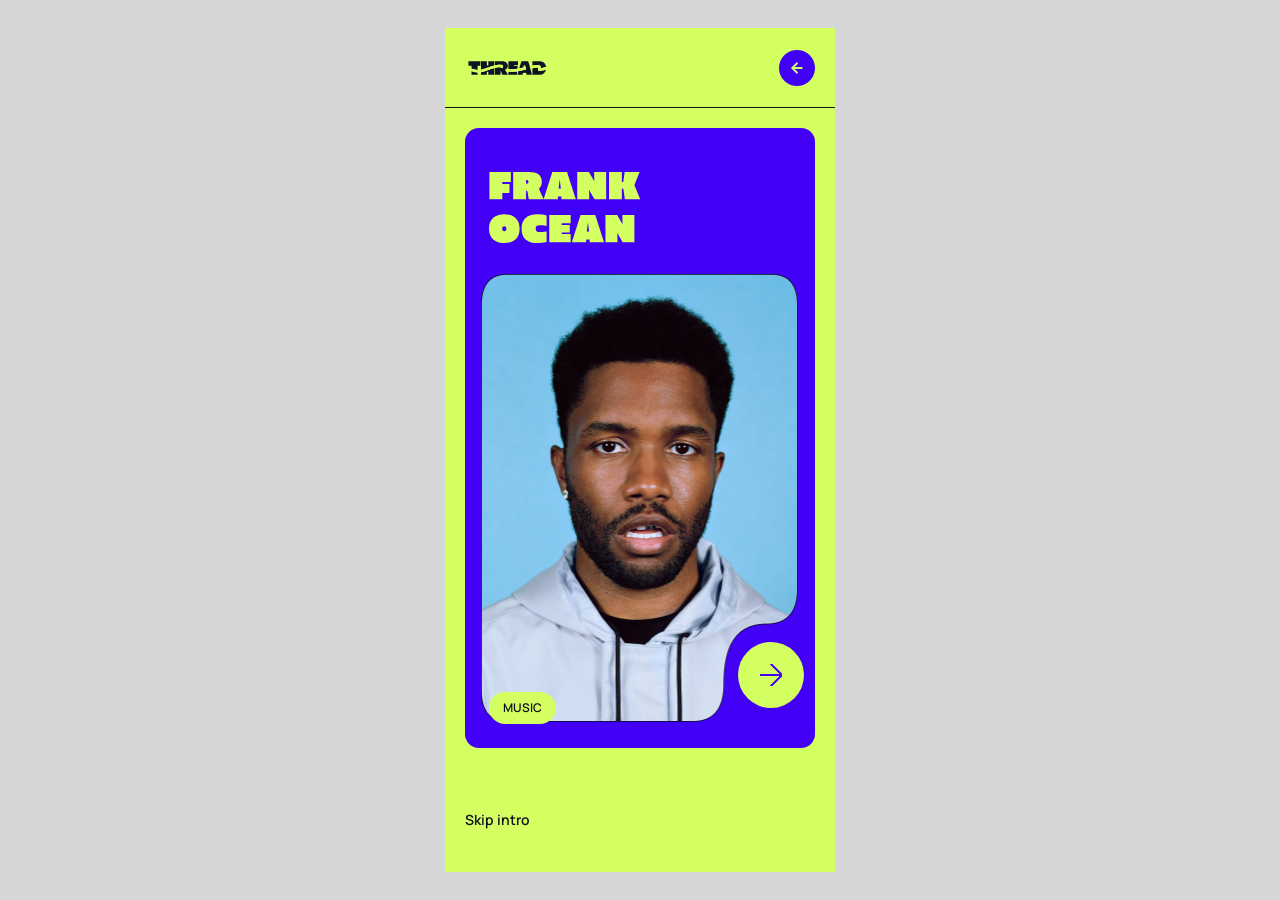
<file: index.html>
<!DOCTYPE html>
<html lang="en">
<head>
    <meta charset="UTF-8">
    <meta name="viewport" content="width=device-width, initial-scale=1.0">
    <title>THREAD - Frank Ocean Intro</title>
    <link rel="stylesheet" href="style.css">
</head>
<body class="intro-body">
    <main class="intro-page">
        <header class="intro-header">
            <img src="assets/intro-thread-logo.svg" alt="THREAD" width="85" height="30">
            <a class="intro-header-arrow" href="topic.html" aria-label="Back to the topic">
                <img src="assets/intro-back-arrow.svg" alt="" width="16" height="16">
            </a>
        </header>

        <div class="intro-content">
            <section class="intro-card" aria-label="Frank Ocean introduction">
                <h1 class="intro-title">
                    <img src="assets/frank-ocean-title.svg" alt="Frank Ocean" width="152" height="72">
                </h1>
                <img class="intro-portrait" src="assets/frank-ocean.png" alt="Portrait of Frank Ocean">
                <p class="intro-category">MUSIC</p>
                <a class="intro-next" href="topic.html" aria-label="Continue to Quick Read" onclick="startNewThread()">
                    <img src="assets/intro-next-arrow.svg" alt="" width="22" height="22">
                </a>
            </section>

            <a class="intro-skip" href="topic.html" onclick="startNewThread()">Skip intro</a>
        </div>
    </main>

    <script src="script.js"></script>
</body>
</html>
</file>
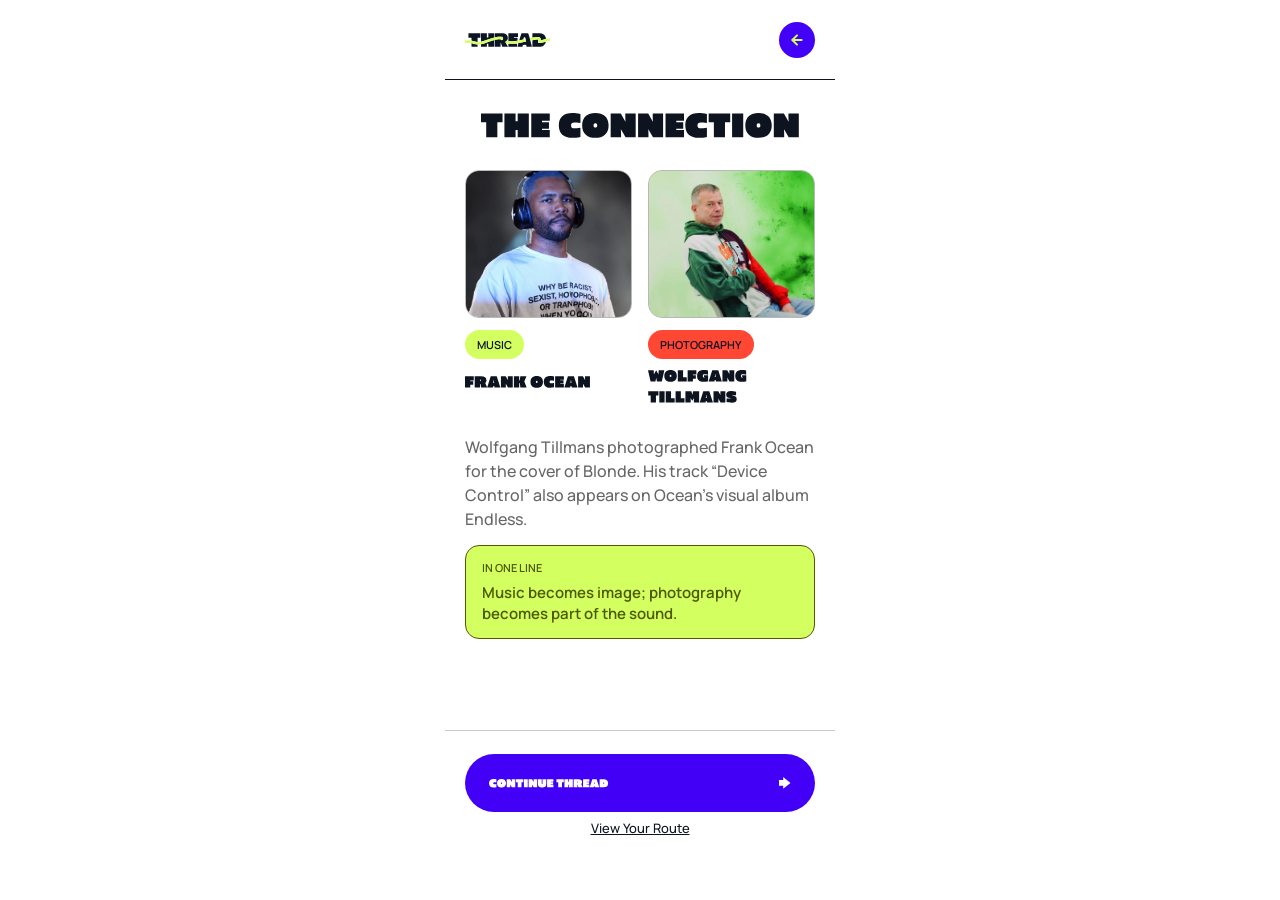
<file: connection.html>
<!DOCTYPE html>
<html lang="en">
<head>
    <meta charset="UTF-8">
    <meta name="viewport" content="width=device-width, initial-scale=1.0">
    <title>THREAD - The Connection</title>
    <link rel="stylesheet" href="style.css">
</head>
<body class="preview-body">
    <main class="page preview-page connection-page">
        <header class="header quick-header">
            <a href="topic.html"><img src="assets/connection-logo.svg" alt="THREAD" width="85" height="30"></a>
            <a class="back-button" href="reveal.html" aria-label="Back to the reveal">
                <img src="assets/reveal-back.svg" alt="" width="16" height="16">
            </a>
        </header>

        <div class="connection-content">
            <h1 class="connection-heading">
                <img src="assets/connection-heading.svg" alt="The Connection" width="318" height="25">
            </h1>

            <section class="reveal-pair" aria-label="Connected subjects">
                <article class="preview-subject connection-subject">
                    <div class="connection-photo">
                        <img src="assets/reveal-frank.png" alt="Frank Ocean wearing headphones">
                    </div>
                    <p class="preview-category">MUSIC</p>
                    <h2 class="preview-name connection-name">
                        <img src="assets/connection-frank-title.svg" alt="Frank Ocean" width="125" height="12">
                    </h2>
                </article>

                <article class="preview-subject preview-selected connection-subject" id="selected-subject">
                    <div class="connection-photo">
                        <img id="selected-photo" alt="" hidden>
                    </div>
                    <p class="preview-category" id="selected-category"></p>
                    <h2 class="preview-name connection-name">
                        <span id="selected-name"></span>
                        <img id="selected-title" alt="" hidden>
                    </h2>
                </article>
            </section>

            <section class="connection-story" aria-label="Connection explanation">
                <p id="connection-text"></p>
                <div class="takeaway" id="connection-takeaway">
                    <p class="label">IN ONE LINE</p>
                    <p id="takeaway-text"></p>
                </div>
            </section>
        </div>

        <div class="preview-action">
            <a class="reveal-button" href="topic.html#connection-choices">
                <img src="assets/connection-continue.svg" alt="Continue thread" width="120" height="9">
                <img src="assets/reveal-action-arrow.svg" alt="" width="12" height="12">
            </a>
            <a class="view-route-link" href="route.html">View Your Route</a>
        </div>
    </main>

    <script src="script.js"></script>
</body>
</html>
</file>
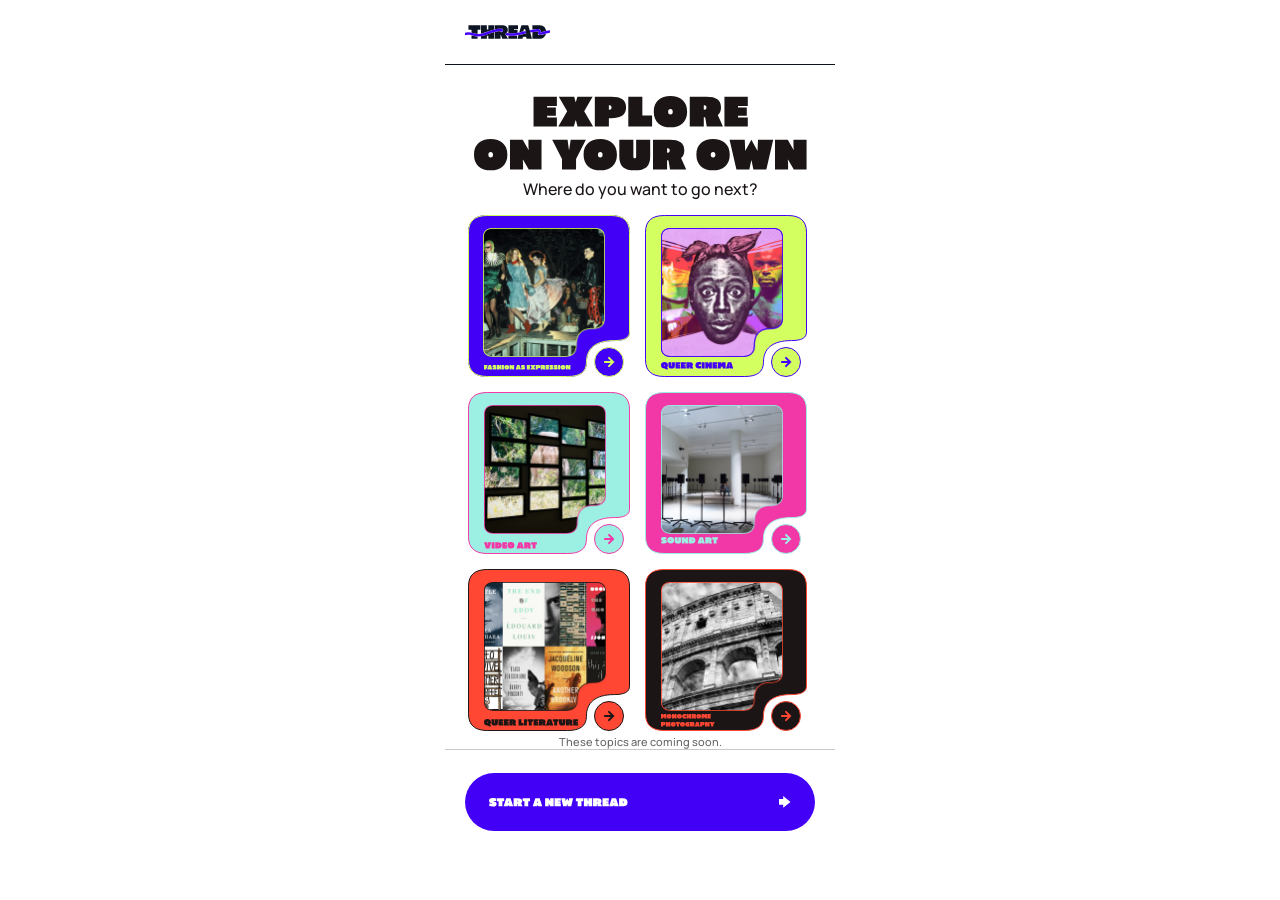
<file: explore.html>
<!DOCTYPE html>
<html lang="en">
<head>
    <meta charset="UTF-8">
    <meta name="viewport" content="width=device-width, initial-scale=1.0">
    <title>THREAD - Explore on Your Own</title>
    <link rel="stylesheet" href="style.css">
</head>
<body class="preview-body">
    <main class="page preview-page explore-page">
        <header class="header quick-header explore-header">
            <a href="route.html"><img src="assets/explore-logo.svg" alt="THREAD" width="85" height="30"></a>
        </header>

        <section class="explore-intro">
            <h1><img src="assets/explore-heading.svg" alt="Explore on your own" width="333" height="75"></h1>
            <p>Where do you want to go next?</p>
        </section>

        <section class="explore-grid" aria-label="Topics to explore">
            <article class="explore-card explore-fashion">
                <img class="explore-shape" src="assets/explore-fashion-card.svg" alt="" width="163" height="163">
                <img class="explore-image" src="assets/explore-fashion.png" alt="Models posing in an ornate room" width="246" height="260">
                <h2><img src="assets/explore-fashion-title.svg" alt="Fashion as Expression" width="87" height="5"></h2>
                <button class="explore-card-arrow" type="button" disabled aria-label="Fashion as Expression (coming soon)">
                    <img src="assets/explore-fashion-arrow.svg" alt="" width="14" height="14">
                </button>
            </article>

            <article class="explore-card explore-cinema">
                <img class="explore-shape" src="assets/explore-cinema-card.svg" alt="" width="163" height="163">
                <img class="explore-image" src="assets/explore-cinema.png" alt="A colorful collage of portraits" width="246" height="260">
                <img class="explore-image" src="assets/explore-cinema-outline.svg" alt="">
                <h2><img src="assets/explore-cinema-title.svg" alt="Queer Cinema" width="73" height="8"></h2>
                <button class="explore-card-arrow" type="button" disabled aria-label="Queer Cinema (coming soon)">
                    <img src="assets/explore-cinema-arrow.svg" alt="" width="14" height="14">
                </button>
            </article>

            <article class="explore-card explore-video">
                <img class="explore-shape" src="assets/explore-video-card.svg" alt="" width="163" height="163">
                <img class="explore-image" src="assets/explore-video.png" alt="A grid of video screens showing landscapes" width="246" height="260">
                <h2><img src="assets/explore-video-title.svg" alt="Video Art" width="53" height="7"></h2>
                <button class="explore-card-arrow" type="button" disabled aria-label="Video Art (coming soon)">
                    <img src="assets/explore-video-arrow.svg" alt="" width="14" height="14">
                </button>
            </article>

            <article class="explore-card explore-sound">
                <img class="explore-shape" src="assets/explore-sound-card.svg" alt="" width="163" height="163">
                <img class="explore-image" src="assets/explore-sound.png" alt="An installation of speakers in a gallery" width="246" height="260">
                <h2><img src="assets/explore-sound-title.svg" alt="Sound Art" width="57" height="7"></h2>
                <button class="explore-card-arrow" type="button" disabled aria-label="Sound Art (coming soon)">
                    <img src="assets/explore-sound-arrow.svg" alt="" width="14" height="14">
                </button>
            </article>

            <article class="explore-card explore-books">
                <img class="explore-shape" src="assets/explore-books-card.svg" alt="" width="163" height="163">
                <img class="explore-image" src="assets/explore-books.png" alt="A collage of book covers" width="246" height="260">
                <h2><img src="assets/explore-books-title.svg" alt="Queer Literature" width="95" height="8"></h2>
                <button class="explore-card-arrow" type="button" disabled aria-label="Queer Literature (coming soon)">
                    <img src="assets/explore-books-arrow.svg" alt="" width="14" height="14">
                </button>
            </article>

            <article class="explore-card explore-photo">
                <img class="explore-shape" src="assets/explore-photo-card.svg" alt="" width="163" height="163">
                <img class="explore-image" src="assets/explore-photo.png" alt="A black-and-white photograph of a stone building" width="246" height="260">
                <h2><img src="assets/explore-photo-title.svg" alt="Monochrome Photography" width="54" height="13"></h2>
                <button class="explore-card-arrow" type="button" disabled aria-label="Monochrome Photography (coming soon)">
                    <img src="assets/explore-photo-arrow.svg" alt="" width="14" height="14">
                </button>
            </article>
        </section>

        <p class="explore-availability">These topics are coming soon.</p>

        <div class="preview-action">
            <a class="reveal-button" href="index.html" onclick="startNewThread()">
                <img src="assets/explore-restart-title.svg" alt="Start a new thread" width="139" height="9">
                <img src="assets/explore-restart-arrow.svg" alt="" width="12" height="12">
            </a>
        </div>
    </main>

    <script src="script.js"></script>
</body>
</html>
</file>
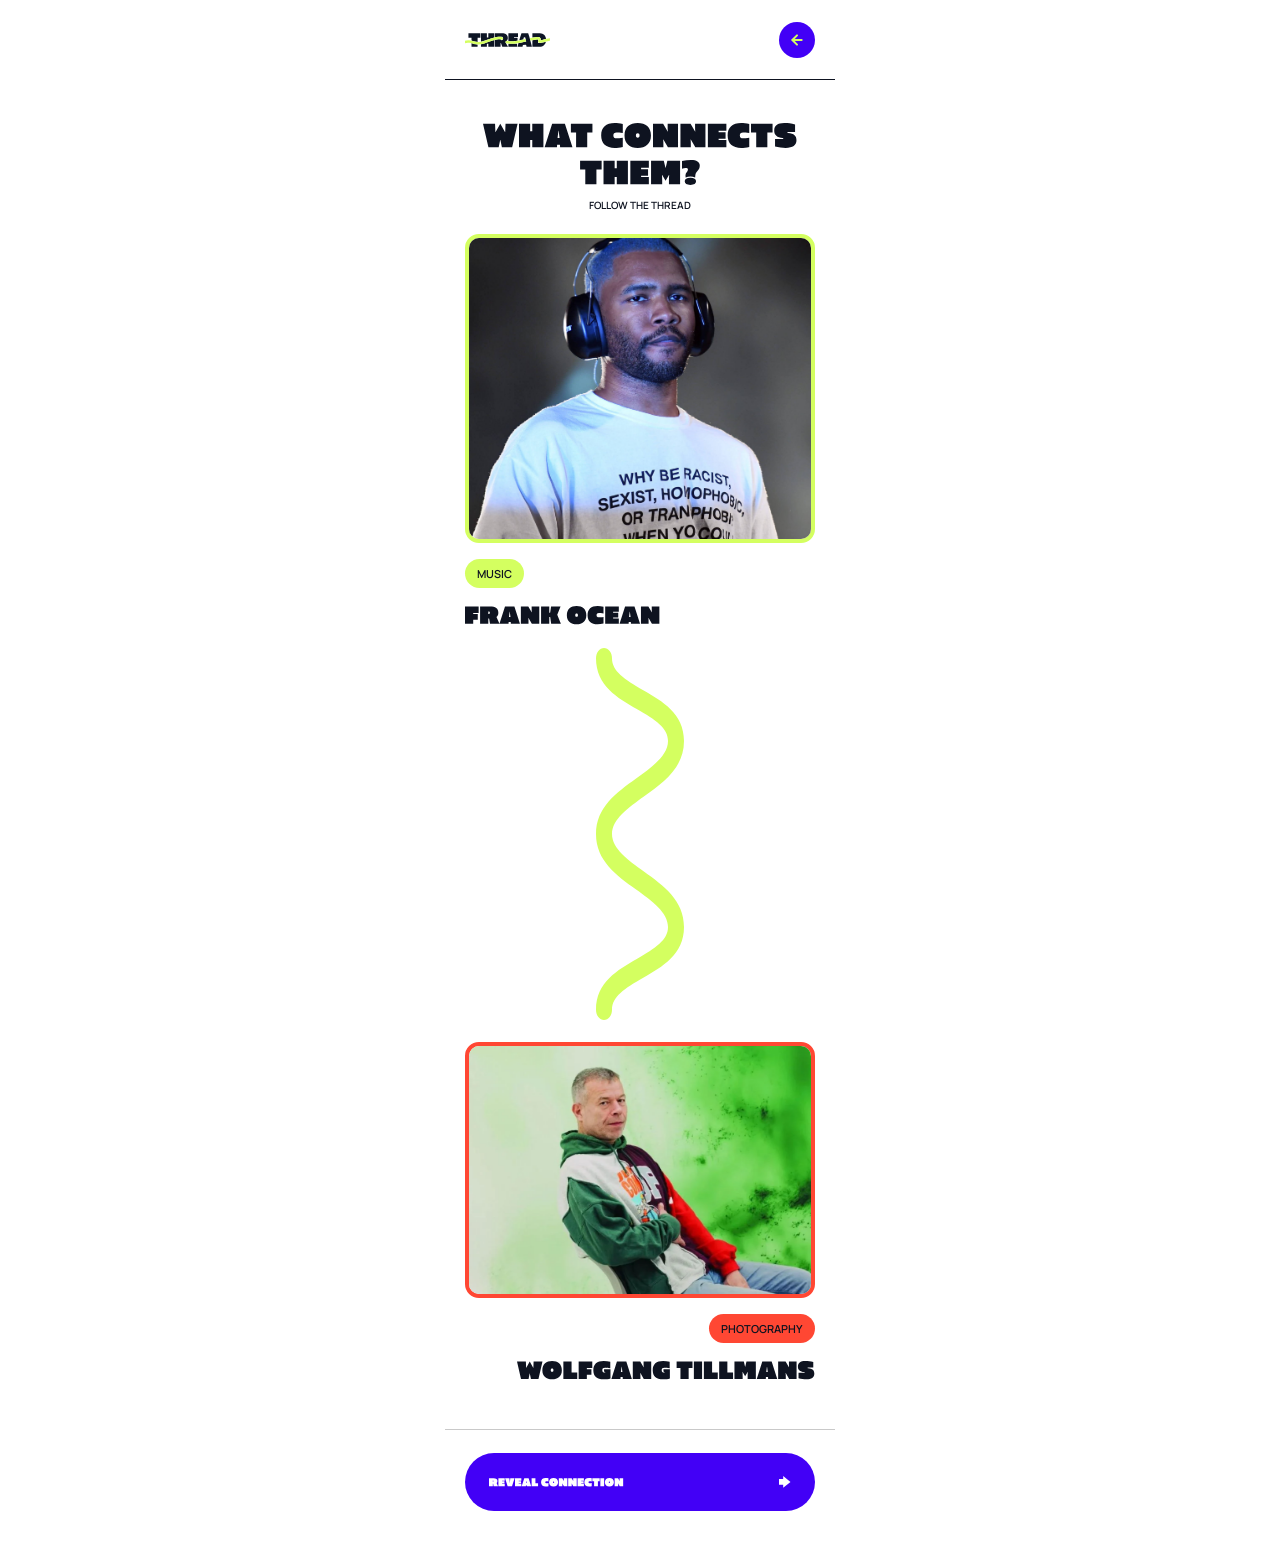
<file: reveal.html>
<!DOCTYPE html>
<html lang="en">
<head>
    <meta charset="UTF-8">
    <meta name="viewport" content="width=device-width, initial-scale=1.0">
    <title>THREAD - What Connects Them?</title>
    <link rel="stylesheet" href="style.css">
</head>
<body class="preview-body">
    <main class="page preview-page">
        <header class="header quick-header">
            <a href="topic.html"><img src="assets/reveal-logo.svg" alt="THREAD" width="85" height="30"></a>
            <a class="back-button" href="topic.html#connection-choices" aria-label="Back to connection choices">
                <img src="assets/reveal-back.svg" alt="" width="16" height="16">
            </a>
        </header>

        <div class="preview-journey">
            <section class="preview-question">
                <h1><img src="assets/reveal-question.svg" alt="What connects them?" width="314" height="62"></h1>
                <p>FOLLOW THE THREAD</p>
            </section>

            <section class="preview-subject">
                <div class="preview-photo">
                    <img src="assets/reveal-frank.png" alt="Frank Ocean wearing headphones">
                </div>
                <div class="preview-caption">
                    <p class="preview-category">MUSIC</p>
                    <h2 class="preview-name">
                        <img src="assets/reveal-frank-title.svg" alt="Frank Ocean" width="195" height="19">
                    </h2>
                </div>
            </section>

            <div class="preview-thread" aria-hidden="true">
                <img src="assets/reveal-thread.svg" alt="" width="372" height="88">
            </div>

            <section class="preview-subject preview-selected" id="selected-subject">
                <div class="preview-photo">
                    <img id="selected-photo" alt="" hidden>
                </div>
                <div class="preview-caption">
                    <p class="preview-category" id="selected-category"></p>
                    <h2 class="preview-name">
                        <span id="selected-name"></span>
                        <img id="selected-title" alt="" hidden>
                    </h2>
                </div>
            </section>
        </div>

        <div class="preview-action">
            <a class="reveal-button" href="connection.html">
                <img src="assets/reveal-action-title.svg" alt="Reveal connection" width="135" height="9">
                <img src="assets/reveal-action-arrow.svg" alt="" width="12" height="12">
            </a>
        </div>
    </main>

    <script src="script.js"></script>
</body>
</html>
</file>
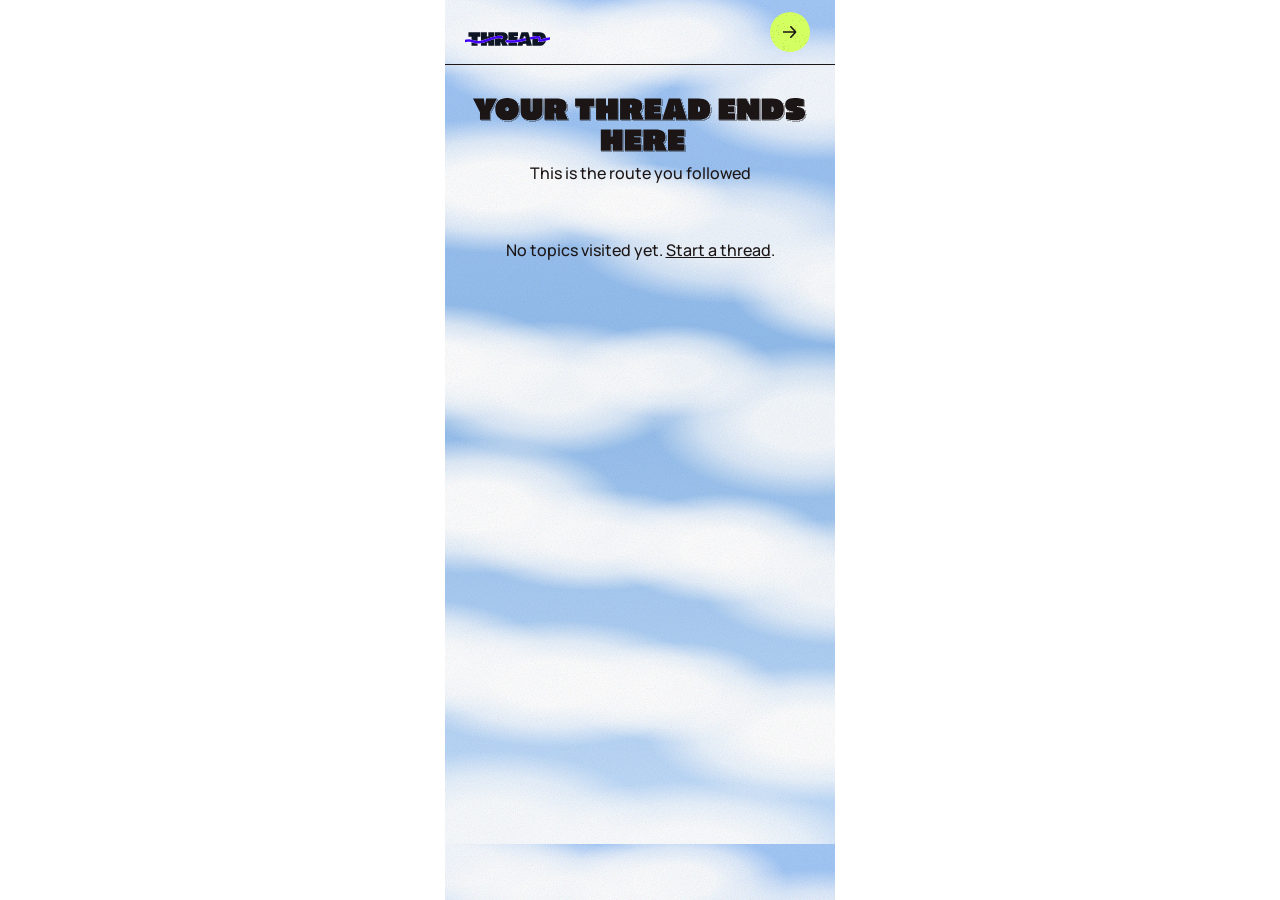
<file: route.html>
<!DOCTYPE html>
<html lang="en">
<head>
    <meta charset="UTF-8">
    <meta name="viewport" content="width=device-width, initial-scale=1.0">
    <title>THREAD - Your Route</title>
    <link rel="stylesheet" href="style.css">
</head>
<body class="route-body">
    <main class="page route-page">
        <header class="header route-header">
            <a href="topic.html#connection-choices">
                <img src="assets/route-logo.svg" alt="THREAD" width="85" height="30">
            </a>
            <a class="route-arrow" href="explore.html" aria-label="Explore on Your Own">
                <img src="assets/route-arrow.svg" alt="">
            </a>
        </header>

        <section class="route-content">
            <h1><img src="assets/route-heading.svg" alt="Your thread ends here" width="334" height="54"></h1>
            <p class="route-subtitle">This is the route you followed</p>

            <p class="route-empty" id="route-empty">No topics visited yet. <a href="index.html">Start a thread</a>.</p>
            <ol class="route-list" id="visited-topics" aria-label="Visited topics"></ol>

            <template id="route-stop">
                <li class="route-stop">
                    <span class="route-number" aria-hidden="true"></span>
                    <div class="route-details">
                        <p class="route-category"></p>
                        <h2 class="route-name"></h2>
                    </div>
                </li>
            </template>
        </section>
    </main>

    <script src="script.js"></script>
</body>
</html>
</file>
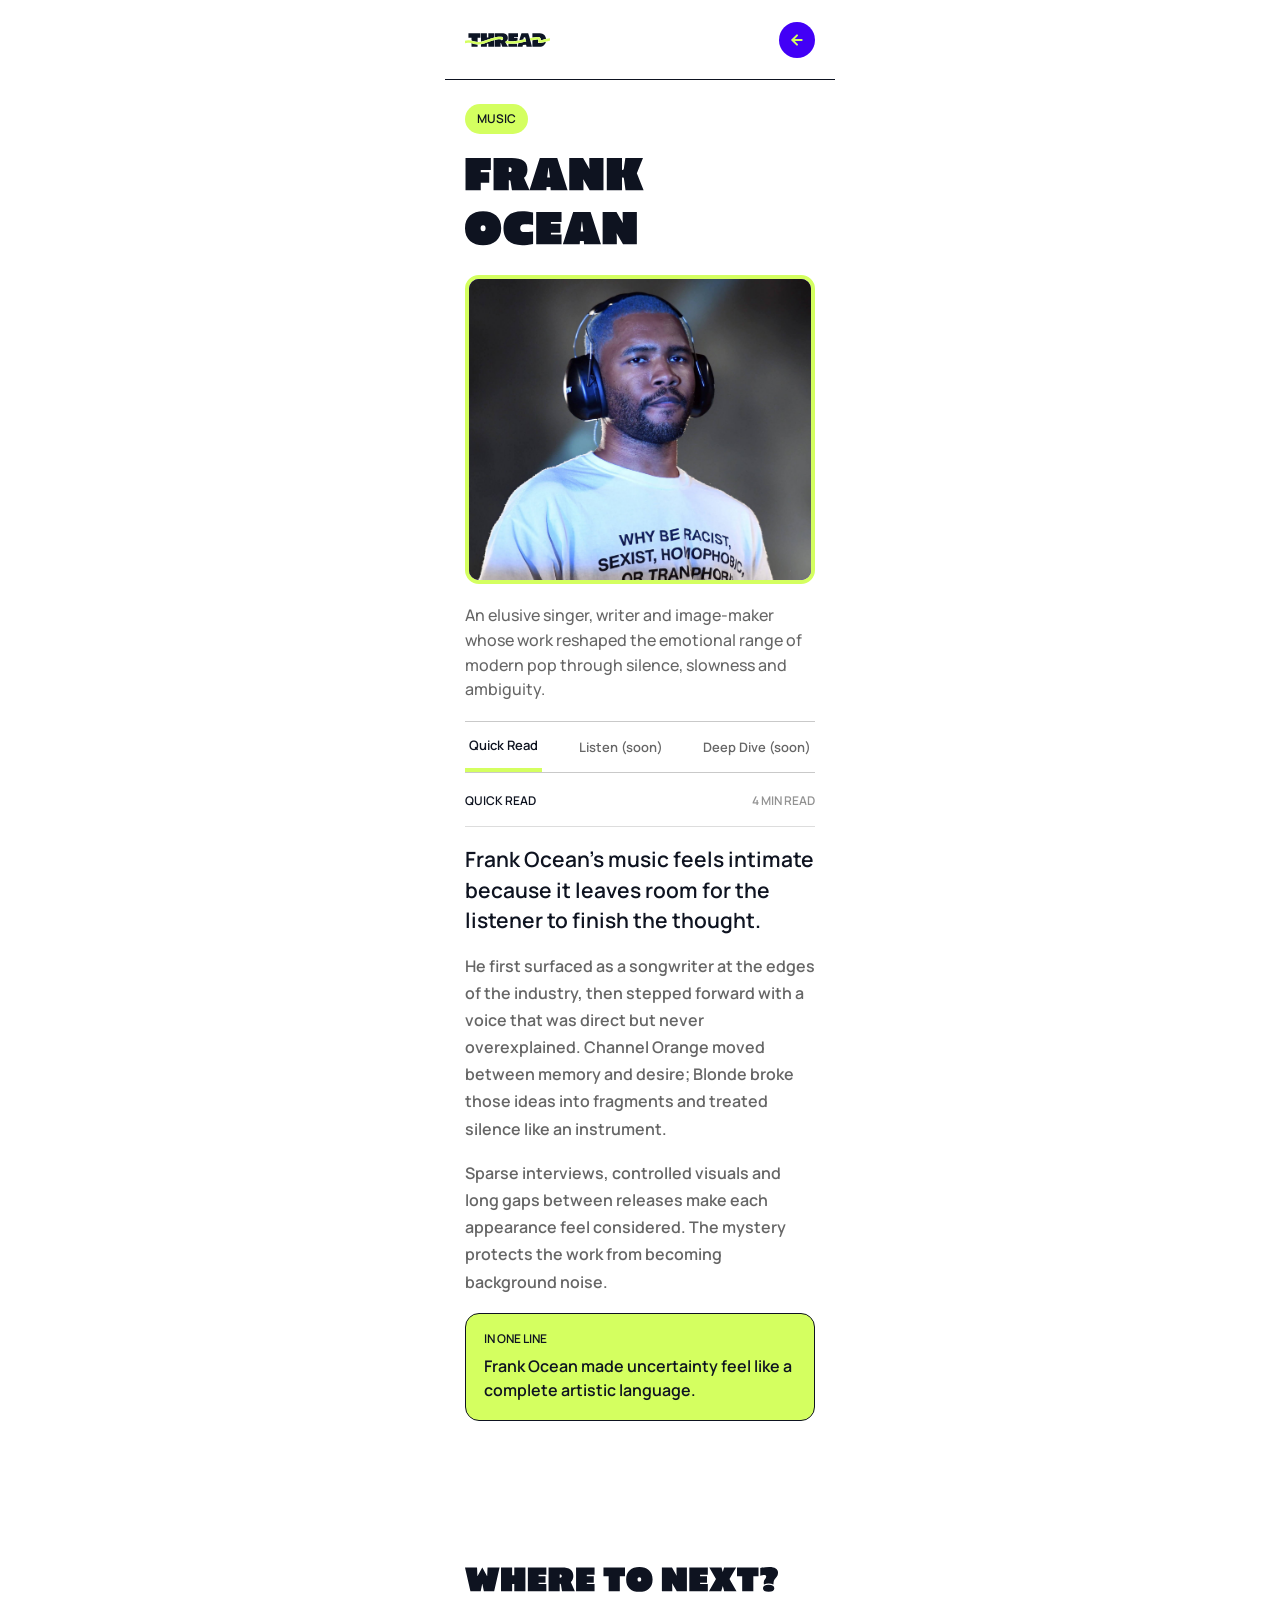
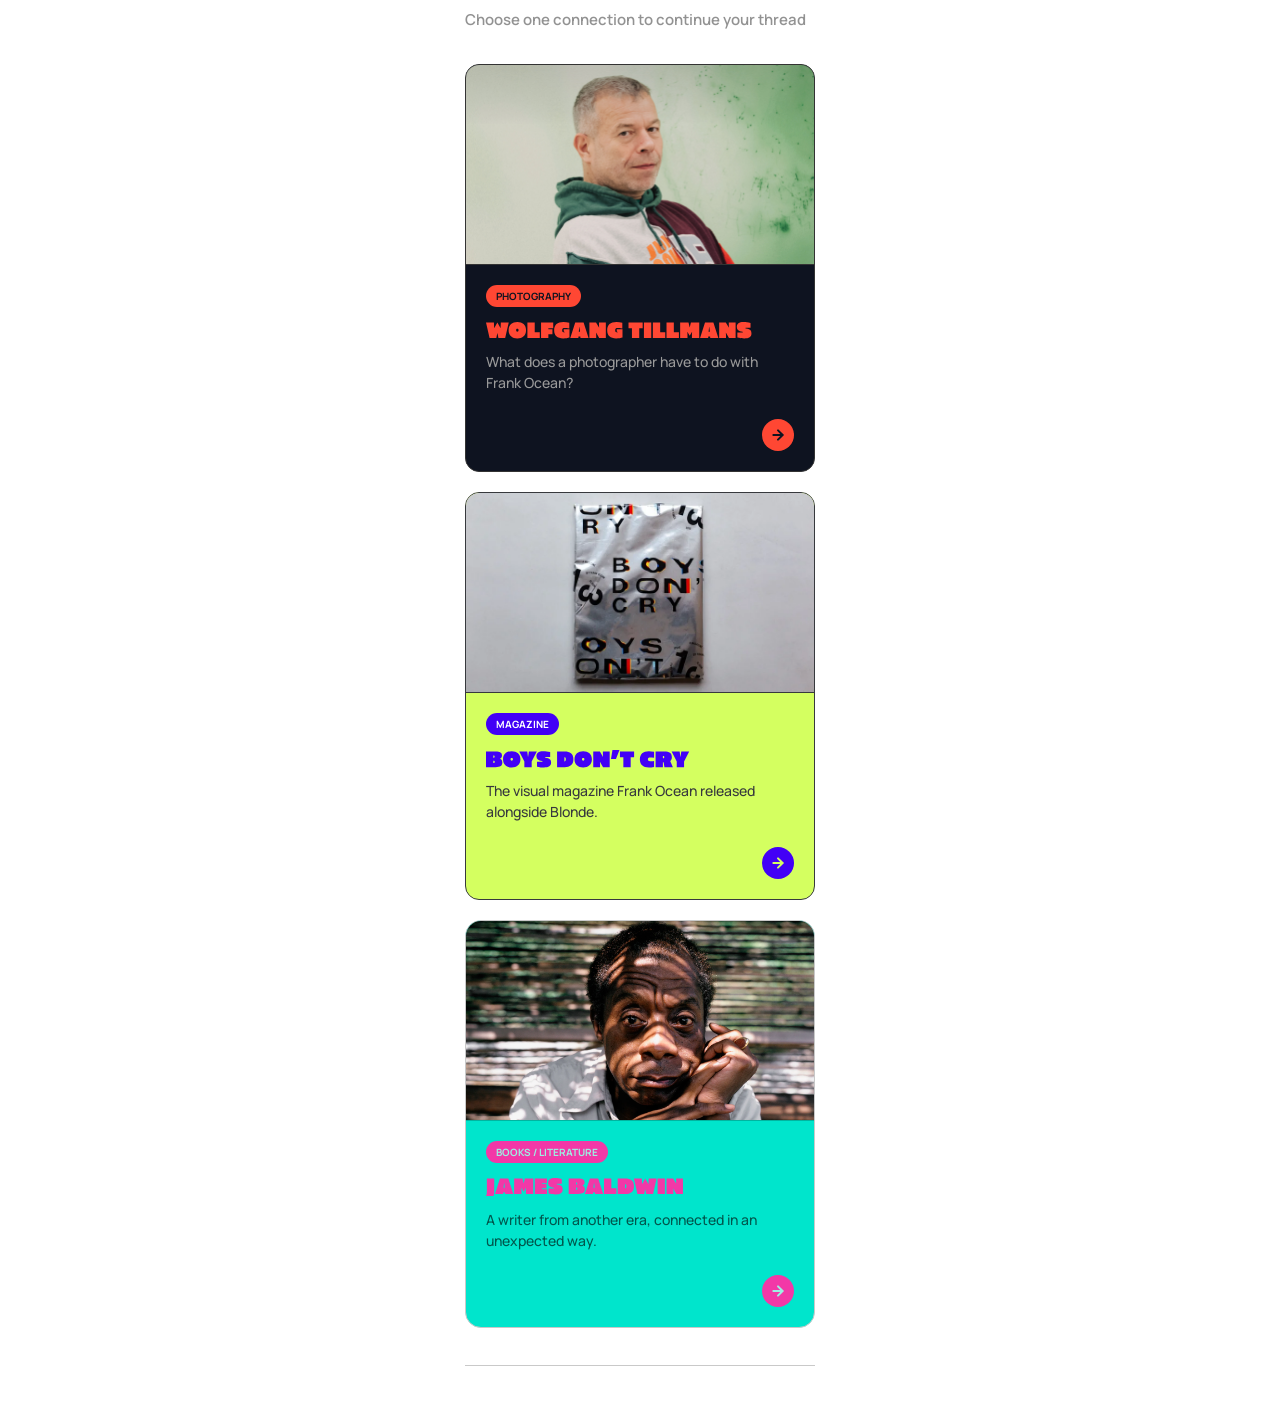
<file: topic.html>
<!DOCTYPE html>
<html lang="en">
<head>
    <meta charset="UTF-8">
    <meta name="viewport" content="width=device-width, initial-scale=1.0">
    <title>THREAD - Frank Ocean</title>
    <link rel="stylesheet" href="style.css">
</head>
<body class="quick-read-body">
    <main class="page quick-read-page">
        <header class="header quick-header">
            <a href="index.html"><img src="assets/quick-logo.svg" alt="THREAD" width="85" height="30"></a>
            <a class="back-button" href="index.html" aria-label="Back to the introduction">
                <img src="assets/quick-back.svg" alt="" width="16" height="16">
            </a>
        </header>

        <section class="topic-page">
            <div class="topic-heading">
                <p class="pill">MUSIC</p>
                <h1 class="topic-title">
                    <img src="assets/quick-frank-title.svg" alt="Frank Ocean" width="179" height="88">
                </h1>
            </div>

            <div class="topic-image">
                <img src="assets/quick-frank.png" alt="Frank Ocean wearing headphones">
            </div>

            <p class="topic-copy">An elusive singer, writer and image-maker whose work reshaped the emotional range of modern pop through silence, slowness and ambiguity.</p>

            <div class="tabs" aria-label="Content options">
                <span class="active-tab" aria-current="true">Quick Read</span>
                <span aria-disabled="true">Listen (soon)</span>
                <span aria-disabled="true">Deep Dive (soon)</span>
            </div>

            <article class="quick-article" aria-label="Quick Read">
                <div class="read-row">
                    <span>QUICK READ</span>
                    <span>4 MIN READ</span>
                </div>
                <img class="article-divider" src="assets/quick-divider.svg" alt="" width="350" height="1">

                <h2 class="article-title">Frank Ocean's music feels intimate because it leaves room for the listener to finish the thought.</h2>
                <p>He first surfaced as a songwriter at the edges of the industry, then stepped forward with a voice that was direct but never overexplained. Channel Orange moved between memory and desire; Blonde broke those ideas into fragments and treated silence like an instrument.</p>
                <p>Sparse interviews, controlled visuals and long gaps between releases make each appearance feel considered. The mystery protects the work from becoming background noise.</p>

                <div class="takeaway">
                    <p class="label">IN ONE LINE</p>
                    <p>Frank Ocean made uncertainty feel like a complete artistic language.</p>
                </div>
            </article>
        </section>

        <section class="connection-list" id="connection-choices">
            <div>
                <h2 class="section-title"><img src="assets/quick-next-title.svg" alt="Where to next?" width="314" height="25"></h2>
                <p class="section-copy">Choose one connection to continue your thread</p>
            </div>

            <div class="connection-cards">
                <button class="card choice-card photo-card" type="button" aria-label="Explore Wolfgang Tillmans" onclick="chooseConnection('Wolfgang Tillmans')">
                    <span class="card-image">
                        <img src="assets/quick-wolfgang.png" alt="">
                    </span>
                    <span class="card-body">
                        <span class="card-category">PHOTOGRAPHY</span>
                        <img class="card-title" src="assets/quick-wolfgang-title.svg" alt="" width="266" height="17">
                        <span class="card-copy">What does a photographer have to do with Frank Ocean?</span>
                        <span class="action-row">
                            <span class="card-arrow"><img src="assets/quick-photo-arrow.svg" alt="" width="16" height="16"></span>
                        </span>
                    </span>
                </button>

                <button class="card choice-card magazine-card" type="button" aria-label="Explore Boys Don’t Cry magazine" onclick="chooseConnection('Boys Don’t Cry')">
                    <span class="card-image">
                        <img src="assets/boys-dont-cry-magazine.webp" alt="Frank Ocean’s Boys Don’t Cry magazine in its silver wrapper">
                    </span>
                    <span class="card-body">
                        <span class="card-category">MAGAZINE</span>
                        <img class="card-title" src="assets/quick-boys-title.svg" alt="" width="204" height="18">
                        <span class="card-copy">The visual magazine Frank Ocean released alongside Blonde.</span>
                        <span class="action-row">
                            <span class="card-arrow"><img src="assets/quick-film-arrow.svg" alt="" width="16" height="16"></span>
                        </span>
                    </span>
                </button>

                <button class="card choice-card books-card" type="button" aria-label="Explore James Baldwin" onclick="chooseConnection('James Baldwin')">
                    <span class="card-image">
                        <img src="assets/quick-baldwin.png" alt="">
                    </span>
                    <span class="card-body">
                        <span class="card-category">BOOKS / LITERATURE</span>
                        <img class="card-title" src="assets/quick-baldwin-title.svg" alt="" width="197" height="19">
                        <span class="card-copy">A writer from another era, connected in an unexpected way.</span>
                        <span class="action-row">
                            <span class="card-arrow"><img src="assets/quick-books-arrow.svg" alt="" width="16" height="16"></span>
                        </span>
                    </span>
                </button>
            </div>

            <img class="route-progress" src="assets/quick-route.svg" alt="" width="350" height="6">
        </section>
    </main>

    <script src="script.js"></script>
</body>
</html>
</file>
<file: style.css>
* {
    box-sizing: border-box;
}

:root {
    --dark: #0E1320;
    --line: #C9C9C9;
    --placeholder: #D6D6D6;
    --muted: #929292;
    --light: #E9E9E9;
    --heading-font: Maver, Georgia, serif;
    --body-font: Manrope, Arial, Helvetica, sans-serif;
}

@font-face { font-family: "Maver"; src: local("Maver Free"), local("Maver"); }
@font-face { font-family: "Manrope"; src: local("Manrope"); }
@font-face {
    font-family: "Intro Manrope";
    src: url("assets/intro-manrope.ttf") format("truetype");
    font-weight: 500 700;
    font-display: swap;
}

html, body { margin: 0; min-height: 100%; overflow-x: hidden; }

body {
    background: var(--placeholder);
    color: var(--dark);
    font-family: var(--body-font);
}

a { color: inherit; text-decoration: none; }
button { color: inherit; font: inherit; }
h1, h2, p { margin-top: 0; }

.page {
    width: 390px;
    min-height: 844px;
    margin: 30px auto;
    padding: 0 24px 28px;
    background: #FFFFFF;
}

.header {
    height: 70px;
    display: flex;
    align-items: center;
    justify-content: space-between;
    border-bottom: 1px solid var(--line);
}

.logo, .title, .topic-title, .article-title, .section-title, .card h2, .subject-name, .small-name, .route span { font-family: var(--heading-font); font-weight: 400; }

.logo { font-size: 17px; }

.back-button {
    width: 30px;
    height: 30px;
    border: 1px solid var(--line);
    border-radius: 50%;
    display: grid;
    place-items: center;
    font-size: 15px;
}

.label {
    margin-bottom: 10px;
    color: var(--muted);
    font-size: 10px;
    font-weight: 700;
}

.quick-read-body, .preview-body {
    background: #FFFFFF;
}

.quick-read-page, .preview-page {
    max-width: 100%;
    margin: 0 auto;
    padding: 0;
    font-family: "Intro Manrope", var(--body-font);
}

.quick-header {
    height: 80px;
    padding: 0 20px;
    border-color: var(--dark);
}

.quick-header img {
    display: block;
}

.quick-header .back-button {
    width: 36px;
    height: 36px;
    border: 0;
    background: #4200F6;
}

.topic-page {
    min-height: 1447px;
    padding: 24px 20px 56px;
    display: flex;
    flex-direction: column;
    gap: 19px;
}

.topic-heading .pill {
    margin: 0 0 14px;
    padding: 7px 12px;
    border: 0;
    background: #D4FF60;
    font-size: 12px;
    font-weight: 600;
    line-height: 16px;
}

.topic-title {
    margin: 0;
    padding: 10px 0;
}

.topic-title img,
.section-title img,
.card-title {
    display: block;
    max-width: 100%;
    height: auto;
}

.topic-image {
    position: relative;
    aspect-ratio: 350 / 309;
    border: 4px solid #D4FF60;
    border-radius: 14px;
    overflow: hidden;
    background: #4200F6;
}

.topic-image img {
    position: absolute;
    top: 0;
    left: 0;
    width: 100%;
    height: 113.41%;
}

.topic-copy {
    margin: 0;
    color: #666666;
    font-size: 16px;
    font-weight: 500;
    line-height: 1.55;
}

.tabs {
    display: flex;
    justify-content: space-between;
    height: 52px;
    border-top: 1px solid var(--line);
    border-bottom: 1px solid var(--line);
    color: #666666;
    font-size: 13px;
    font-weight: 600;
}

.tabs span {
    display: grid;
    align-items: center;
    padding: 0 4px;
}

.active-tab {
    color: var(--dark);
    border-bottom: 4px solid #D4FF60;
}

.quick-article {
    display: flex;
    flex-direction: column;
    gap: 17px;
    color: #666666;
    font-size: 16px;
    font-weight: 600;
    line-height: 1.7;
}

.quick-article p {
    margin: 0;
}

.read-row {
    display: flex;
    justify-content: space-between;
    color: var(--dark);
    font-size: 12px;
    line-height: normal;
}

.read-row span:last-child {
    color: var(--muted);
}

.article-divider,
.route-progress {
    display: block;
    max-width: 100%;
}

.article-title {
    margin: 0;
    color: var(--dark);
    font-family: inherit;
    font-size: 21px;
    font-weight: 600;
    line-height: 1.45;
}

.quick-article .takeaway {
    margin: 0;
    padding: 18px;
    border: 1px solid var(--dark);
    border-radius: 14px;
    background: #D4FF60;
    color: var(--dark);
    line-height: 1.5;
}

.quick-article .label {
    margin-bottom: 8px;
    color: inherit;
    font-size: 12px;
    font-weight: 600;
    line-height: 14px;
}

.connection-list {
    padding: 32px 20px 48px;
    display: flex;
    flex-direction: column;
    gap: 32px;
}

.section-title {
    margin: 0 0 10px;
    padding: 8px 0 7px;
}

.section-copy {
    margin: 0;
    color: var(--muted);
    font-size: 15px;
    font-weight: 600;
    line-height: 1.5;
}

.connection-cards {
    display: flex;
    flex-direction: column;
    gap: 20px;
}

.card {
    width: 100%;
    padding: 0;
    overflow: hidden;
    border: 1px solid var(--line);
    border-radius: 14px;
    background: #FFFFFF;
    text-align: left;
}

.choice-card {
    display: block;
    cursor: pointer;
}

.card-image {
    position: relative;
    display: block;
    height: 200px;
    overflow: hidden;
    border-bottom: 1px solid var(--card-line);
}

.card-image img {
    display: block;
    width: 100%;
    height: 100%;
    object-fit: cover;
}

.books-card .card-image {
    background: center / cover url("assets/quick-baldwin-background.png");
}

.books-card .card-image img {
    width: calc(100% + 8px);
    margin-left: -4px;
}

.card-body {
    min-height: 206px;
    padding: 20px;
    display: flex;
    flex-direction: column;
    align-items: flex-start;
    gap: 10px;
}

.card-category {
    padding: 4px 10px;
    border-radius: 999px;
    background: var(--card-accent);
    color: var(--card-label);
    font-size: 10px;
    font-weight: 700;
}

.card-title {
    margin: 5px 0 2px;
}

.card-copy {
    color: var(--card-copy);
    font-size: 14px;
    font-weight: 500;
    line-height: 1.5;
}

.action-row {
    width: 100%;
    margin-top: auto;
    padding-top: 14px;
    display: flex;
    justify-content: flex-end;
}

.card-arrow {
    width: 32px;
    height: 32px;
    display: grid;
    place-items: center;
    border-radius: 50%;
    background: var(--card-accent);
}

.photo-card {
    --card-accent: #FF4733;
    --card-label: var(--dark);
    --card-copy: #999999;
    --card-line: #333333;
    border-color: var(--card-line);
    background: var(--dark);
}

.magazine-card {
    --card-accent: #4200F6;
    --card-label: #FFFFFF;
    --card-copy: #37393D;
    --card-line: #37393D;
    border-color: var(--card-line);
    background: #D4FF60;
}

.books-card {
    --card-accent: #F238A7;
    --card-label: #9CF0E3;
    --card-copy: #00574D;
    --card-line: #00B5A0;
    border-radius: 16px;
    background: #00E5CC;
}

.placeholder {
    width: 100%;
    background: var(--placeholder);
    border: 1px solid var(--line);
}

.reveal { font-size: 14px; line-height: 1.35; }

.route {
    min-height: 48px;
    display: grid;
    grid-template-columns: max-content 1fr max-content;
    gap: 8px;
    align-items: center;
    font-size: 12px;
}

.route span:nth-child(2) { height: 1px; background: var(--dark); }

.intro { padding-top: 30px; text-align: center; }

.title {
    margin-bottom: 10px;
    font-size: 36px;
    line-height: 0.95;
}

.subject { margin-top: 34px; }
.subject-image { height: 268px; border-radius: 14px; }

.pill {
    display: inline-block;
    margin: 14px 0 8px;
    padding: 5px 12px;
    border: 1px solid var(--line);
    border-radius: 999px;
    font-size: 10px;
    font-weight: 700;
}

.subject-name { margin-bottom: 0; font-size: 27px; line-height: 1; }

.thread-line {
    width: 180px;
    height: 360px;
    margin: 28px 0 0 74px;
    display: block;
    overflow: visible;
}

.thread-line path {
    fill: none;
    stroke: var(--dark);
    stroke-width: 10;
    stroke-linecap: round;
}

.reveal-button {
    width: 100%;
    height: 58px;
    margin-top: 34px;
    padding: 0 22px;
    border: 0;
    border-radius: 999px;
    background: var(--dark);
    color: #FFFFFF;
    display: flex;
    align-items: center;
    justify-content: space-between;
    font-family: var(--heading-font);
    font-weight: 700;
    cursor: pointer;
}

.reveal { margin-top: 18px; }
.takeaway { margin-top: 14px; padding: 14px; background: var(--light); }

.reveal-pair {
    display: grid;
    grid-template-columns: repeat(2, minmax(0, 1fr));
    gap: 16px;
}

.small-image { height: 132px; border-radius: 10px; }
.small-name { margin: 0; font-size: 18px; line-height: 1.1; }

.preview-journey {
    padding: 32px 20px 48px;
    display: flex;
    flex-direction: column;
    gap: 22px;
}

.preview-question {
    text-align: center;
}

.preview-question h1 {
    margin: 0 0 12px;
    padding: 11px 0 1px;
}

.preview-question img {
    display: block;
    max-width: 100%;
    height: auto;
    margin: 0 auto;
}

.preview-question p {
    margin: 0;
    font-size: 10px;
    font-weight: 600;
    line-height: 14px;
}

.preview-subject {
    --subject-color: #D4FF60;
    --subject-label: var(--dark);
}

.preview-photo {
    aspect-ratio: 350 / 309;
    overflow: hidden;
    border: 4px solid var(--subject-color);
    border-radius: 14px;
    background: var(--placeholder);
}

.preview-photo img, .connection-photo img {
    width: 100%;
    height: 100%;
    object-fit: cover;
}

.preview-caption {
    display: flex;
    flex-direction: column;
    align-items: flex-start;
    gap: 8px;
    margin-top: 16px;
}

.preview-category {
    margin: 0;
    padding: 7px 12px;
    border-radius: 999px;
    background: var(--subject-color);
    color: var(--subject-label);
    font-size: 11px;
    font-weight: 600;
    line-height: 15px;
}

.preview-name {
    min-height: 30px;
    display: flex;
    align-items: center;
    max-width: 100%;
    margin: 0;
    font-family: Maver, "Arial Black", sans-serif;
    font-size: 28px;
    line-height: 1.08;
}

.preview-name img {
    max-width: 100%;
    height: auto;
    transform: translateY(4px);
}

.preview-thread {
    position: relative;
    width: 88px;
    height: 372px;
    margin: 0 auto;
}

.preview-thread img {
    position: absolute;
    top: 50%;
    left: 50%;
    transform: translate(-50%, -50%) rotate(-90deg);
}

.preview-selected {
    --subject-color: #FF4733;
}

.preview-selected .preview-photo {
    aspect-ratio: 350 / 256;
}

.preview-selected .preview-caption {
    align-items: flex-end;
    text-align: right;
}

.preview-magazine {
    --subject-color: #4200F6;
    --subject-label: #FFFFFF;
}

.preview-books {
    --subject-color: #F238A7;
}

.preview-magazine .preview-name img, .preview-books .preview-name img {
    filter: brightness(0);
}

.preview-action {
    padding: 23px 20px 32px;
    border-top: 1px solid var(--line);
}

.preview-action .reveal-button {
    margin: 0;
    padding: 0 24px;
    background: #4200F6;
}

.page.connection-page {
    min-height: min(844px, 100dvh);
    display: flex;
    flex-direction: column;
}

.connection-page .quick-header {
    flex-shrink: 0;
}

.connection-content {
    flex: 1;
    padding: 22px 20px 28px;
    display: flex;
    flex-direction: column;
    gap: 28px;
}

.connection-heading {
    margin: 0;
    padding: 11px 0 4px;
}

.connection-heading img {
    display: block;
    max-width: 100%;
    height: auto;
    margin: 0 auto;
}

.connection-photo {
    aspect-ratio: 167 / 148;
    overflow: hidden;
    border: 1px solid #B8B8B8;
    border-radius: 14px;
    background: var(--placeholder);
}

.connection-subject .preview-category {
    width: fit-content;
    max-width: 100%;
    margin-top: 12px;
}

.connection-name {
    min-height: 21px;
    margin-top: 12px;
    padding: 5px 0 4px;
    font-size: 18px;
    line-height: 1.15;
}

.preview-selected .connection-name {
    margin-top: 6px;
}

.connection-name img {
    transform: none;
}

.connection-subject.preview-magazine .connection-name img,
.connection-subject.preview-books .connection-name img {
    max-width: min(100%, 148px);
}

.connection-story {
    color: #666666;
    font-size: 16px;
    font-weight: 500;
    line-height: 24px;
}

.connection-story p {
    margin: 0;
}

.connection-story .takeaway {
    padding: 14px 16px;
    border: 1px solid #4D5A00;
    border-radius: 14px;
    background: #D4FF60;
    color: #4D5A00;
    font-size: 15px;
    font-weight: 600;
    line-height: 21px;
}

.connection-story .label {
    margin-bottom: 7px;
    color: inherit;
    font-size: 11px;
    font-weight: inherit;
    line-height: 15px;
}

.connection-page .preview-action {
    padding-bottom: 0;
}

.view-route-link {
    min-height: 32px;
    display: grid;
    place-items: center;
    font-size: 13px;
    text-decoration: underline;
}

.route-body {
    background: #FFFFFF;
}

.page.route-page {
    max-width: 100%;
    min-height: max(844px, 100dvh);
    margin: 0 auto;
    padding: 0;
    background: #C4DEFB url("assets/route-clouds.svg") center top / 100% 844px repeat-y;
    color: #1B1515;
    font-family: "Intro Manrope", var(--body-font);
    font-weight: 500;
}

.route-header {
    height: 65px;
    padding: 0 25px 0 20px;
    border-bottom-color: #1B1515;
}

.route-header img {
    display: block;
}

.route-header > a:first-child {
    margin-top: 14px;
}

.route-arrow {
    width: 40px;
    height: 40px;
    padding: 0;
    border: 0;
    border-radius: 50%;
    display: grid;
    place-items: center;
    background: url("assets/route-button-grain.svg"), url("assets/route-button.svg");
}

.route-arrow img {
    transform: rotate(180deg);
}

.route-content {
    padding: 33px 0 0;
}

.route-content h1 {
    margin: 0 20px 10px;
}

.route-content h1 img {
    display: block;
    max-width: 100%;
    height: auto;
    margin: 0 auto;
}

.route-subtitle, .route-empty {
    margin: 0 20px;
    font-size: 16px;
    line-height: 22px;
    text-align: center;
}

.route-empty {
    margin-top: 55px;
}

.route-empty a {
    text-decoration: underline;
}

.route-list {
    position: relative;
    margin: 55px 0 0;
    padding: 0;
    list-style: none;
}

.route-list::before {
    content: "";
    position: absolute;
    top: 10px;
    bottom: 71px;
    left: calc(50% - 35px);
    width: 50px;
    background: url("assets/route-thread.svg") center top / 50px 534px repeat-y;
}

.route-stop {
    position: relative;
    min-height: 89px;
    padding: 0 20px 12px calc(50% + 8px);
}

.route-stop:nth-child(even) {
    padding: 0 calc(50% + 30px) 12px 20px;
    text-align: right;
}

.route-number {
    position: absolute;
    top: 0;
    left: calc(50% - 45px);
    width: 35px;
    height: 35px;
    display: grid;
    place-items: center;
    background: url("assets/route-step-three-grain.svg"), url("assets/route-step-three.svg");
    font-size: 15px;
}

.route-stop:first-child .route-number {
    background: url("assets/route-step-one-grain.svg"), url("assets/route-step-one.svg");
}

.route-stop:nth-child(even) .route-number {
    left: calc(50% - 11px);
}

.route-stop:nth-child(2) .route-number {
    background: url("assets/route-step-two-grain.svg"), url("assets/route-step-two.svg");
}

.route-category {
    display: inline-block;
    margin: 0;
    padding: 0 10px;
    border-radius: 999px;
    font-size: 10px;
    line-height: 22px;
    vertical-align: top;
}

.route-music { background: #D4FF60; }
.route-photography { background: #FF4733; }
.route-film, .route-magazine { background: #4200F6; color: #FFFFFF; }
.route-literature { background: #F238A7; }

.route-name {
    margin: 6px 0 0;
    font-family: Maver, "Arial Black", sans-serif;
    font-size: 17px;
    line-height: 1;
    text-transform: uppercase;
}

.route-name img {
    display: inline-block;
    max-width: 100%;
    height: auto;
    vertical-align: top;
}

.route-film + .route-name img, .route-magazine + .route-name img, .route-literature + .route-name img {
    filter: brightness(0);
}

.explore-header {
    height: 65px;
}

.explore-intro {
    padding: 31px 20px 18px;
    color: #1B1515;
    text-align: center;
}

.explore-intro h1 {
    margin: 0 0 10px;
}

.explore-intro img {
    display: block;
    max-width: 100%;
    height: auto;
    margin: 0 auto;
}

.explore-intro p {
    margin: 0;
    font-size: 16px;
    font-weight: 500;
    line-height: 16px;
}

.explore-grid {
    display: grid;
    grid-template-columns: repeat(2, minmax(0, 1fr));
    gap: 15px;
    padding: 0 28px 4px 23px;
}

.explore-card {
    position: relative;
    aspect-ratio: 1;
}

.explore-shape {
    position: absolute;
    top: -0.3%;
    left: -0.3%;
    width: 100.6%;
    height: auto;
}

.explore-image {
    position: absolute;
    top: 7.8%;
    left: 9.6%;
    width: 75.8%;
    height: auto;
}

.explore-fashion .explore-image {
    left: 9%;
}

.explore-card h2 {
    position: absolute;
    top: var(--label-top, 92%);
    left: 9.9%;
    max-width: 64%;
    margin: 0;
}

.explore-card h2 img {
    display: block;
    max-width: 100%;
    height: auto;
}

.explore-card-arrow {
    position: absolute;
    top: 81.5%;
    left: 77.8%;
    width: 18.5%;
    aspect-ratio: 1;
    padding: 0;
    border: 1px solid var(--arrow-border);
    border-radius: 50%;
    display: grid;
    place-items: center;
    background: var(--arrow-color);
}

.explore-card-arrow img {
    max-width: 65%;
    height: auto;
}

.explore-fashion {
    --label-top: 92.6%;
    --arrow-color: #4200F6;
    --arrow-border: #D4FF60;
}

.explore-cinema {
    --label-top: 91%;
    --arrow-color: #D4FF60;
    --arrow-border: #4200F6;
}

.explore-video {
    --label-top: 92.7%;
    --arrow-color: #9CF0E3;
    --arrow-border: #F238A7;
}

.explore-sound {
    --label-top: 89.2%;
    --arrow-color: #F238A7;
    --arrow-border: #9CF0E3;
}

.explore-books {
    --label-top: 92.4%;
    --arrow-color: #FF4733;
    --arrow-border: #1B1515;
}

.explore-photo {
    --label-top: 89.5%;
    --arrow-color: #1B1515;
    --arrow-border: #FF4733;
}

.explore-availability {
    margin: 0 23px;
    color: #666666;
    font-size: 11px;
    line-height: 14px;
    text-align: center;
}

.explore-card-arrow:disabled {
    cursor: not-allowed;
}

.intro-body {
    display: grid;
    min-height: 100dvh;
    place-items: center;
}

.intro-page {
    --intro-unit: min(1px, calc(100vw / 390), calc(100dvh / 844));
    --intro-lime: #D4FF60;
    --intro-purple: #4200F6;
    width: calc(390 * var(--intro-unit));
    aspect-ratio: 390 / 844;
    display: flex;
    flex-direction: column;
    background: var(--intro-lime);
    font-family: "Intro Manrope", var(--body-font);
    font-weight: 600;
}

.intro-header {
    height: calc(80 * var(--intro-unit));
    padding: 0 calc(20 * var(--intro-unit));
    border-bottom: 1px solid var(--dark);
    display: flex;
    align-items: center;
    justify-content: space-between;
}

.intro-header > img {
    width: calc(85 * var(--intro-unit));
    height: auto;
}

.intro-header-arrow, .intro-next {
    display: grid;
    place-items: center;
    border-radius: 50%;
}

.intro-header-arrow {
    width: calc(36 * var(--intro-unit));
    height: calc(36 * var(--intro-unit));
    background: var(--intro-purple);
}

.intro-header-arrow img {
    width: calc(16 * var(--intro-unit));
    height: auto;
}

.intro-content {
    flex: 1;
    display: flex;
    flex-direction: column;
    justify-content: space-between;
    padding: calc(20 * var(--intro-unit));
}

.intro-card {
    position: relative;
    height: calc(620 * var(--intro-unit));
    border-radius: calc(14 * var(--intro-unit));
    background: var(--intro-purple);
}

.intro-title {
    position: absolute;
    top: calc(44 * var(--intro-unit));
    left: calc(24 * var(--intro-unit));
    margin: 0;
}

.intro-title img {
    display: block;
    width: calc(152 * var(--intro-unit));
    height: auto;
}

.intro-portrait {
    position: absolute;
    top: calc(146 * var(--intro-unit));
    left: calc(15.6 * var(--intro-unit));
    width: calc(317.8 * var(--intro-unit));
    height: auto;
}

.intro-category {
    position: absolute;
    bottom: calc(24 * var(--intro-unit));
    left: calc(24 * var(--intro-unit));
    margin: 0;
    padding: calc(8 * var(--intro-unit)) calc(14 * var(--intro-unit));
    border-radius: 999px;
    background: var(--intro-lime);
    font-size: calc(12 * var(--intro-unit));
    line-height: calc(16 * var(--intro-unit));
}

.intro-next {
    position: absolute;
    top: calc(514 * var(--intro-unit));
    right: calc(11 * var(--intro-unit));
    width: calc(66 * var(--intro-unit));
    height: calc(66 * var(--intro-unit));
    background: var(--intro-lime);
}

.intro-next img {
    width: calc(22 * var(--intro-unit));
    height: auto;
}

.intro-skip {
    display: flex;
    align-items: center;
    align-self: flex-start;
    min-height: calc(66 * var(--intro-unit));
    font-size: calc(14 * var(--intro-unit));
}

.intro-page a:focus-visible {
    outline: 2px solid var(--dark);
    outline-offset: 3px;
}

.intro-next:focus-visible {
    outline-color: var(--intro-lime);
}

@media (max-width: 500px) {
    body { background: #FFFFFF; }
    .page {
        width: 390px;
        max-width: 100%;
        min-height: 100vh;
        margin: 0;
    }
}
</file>
